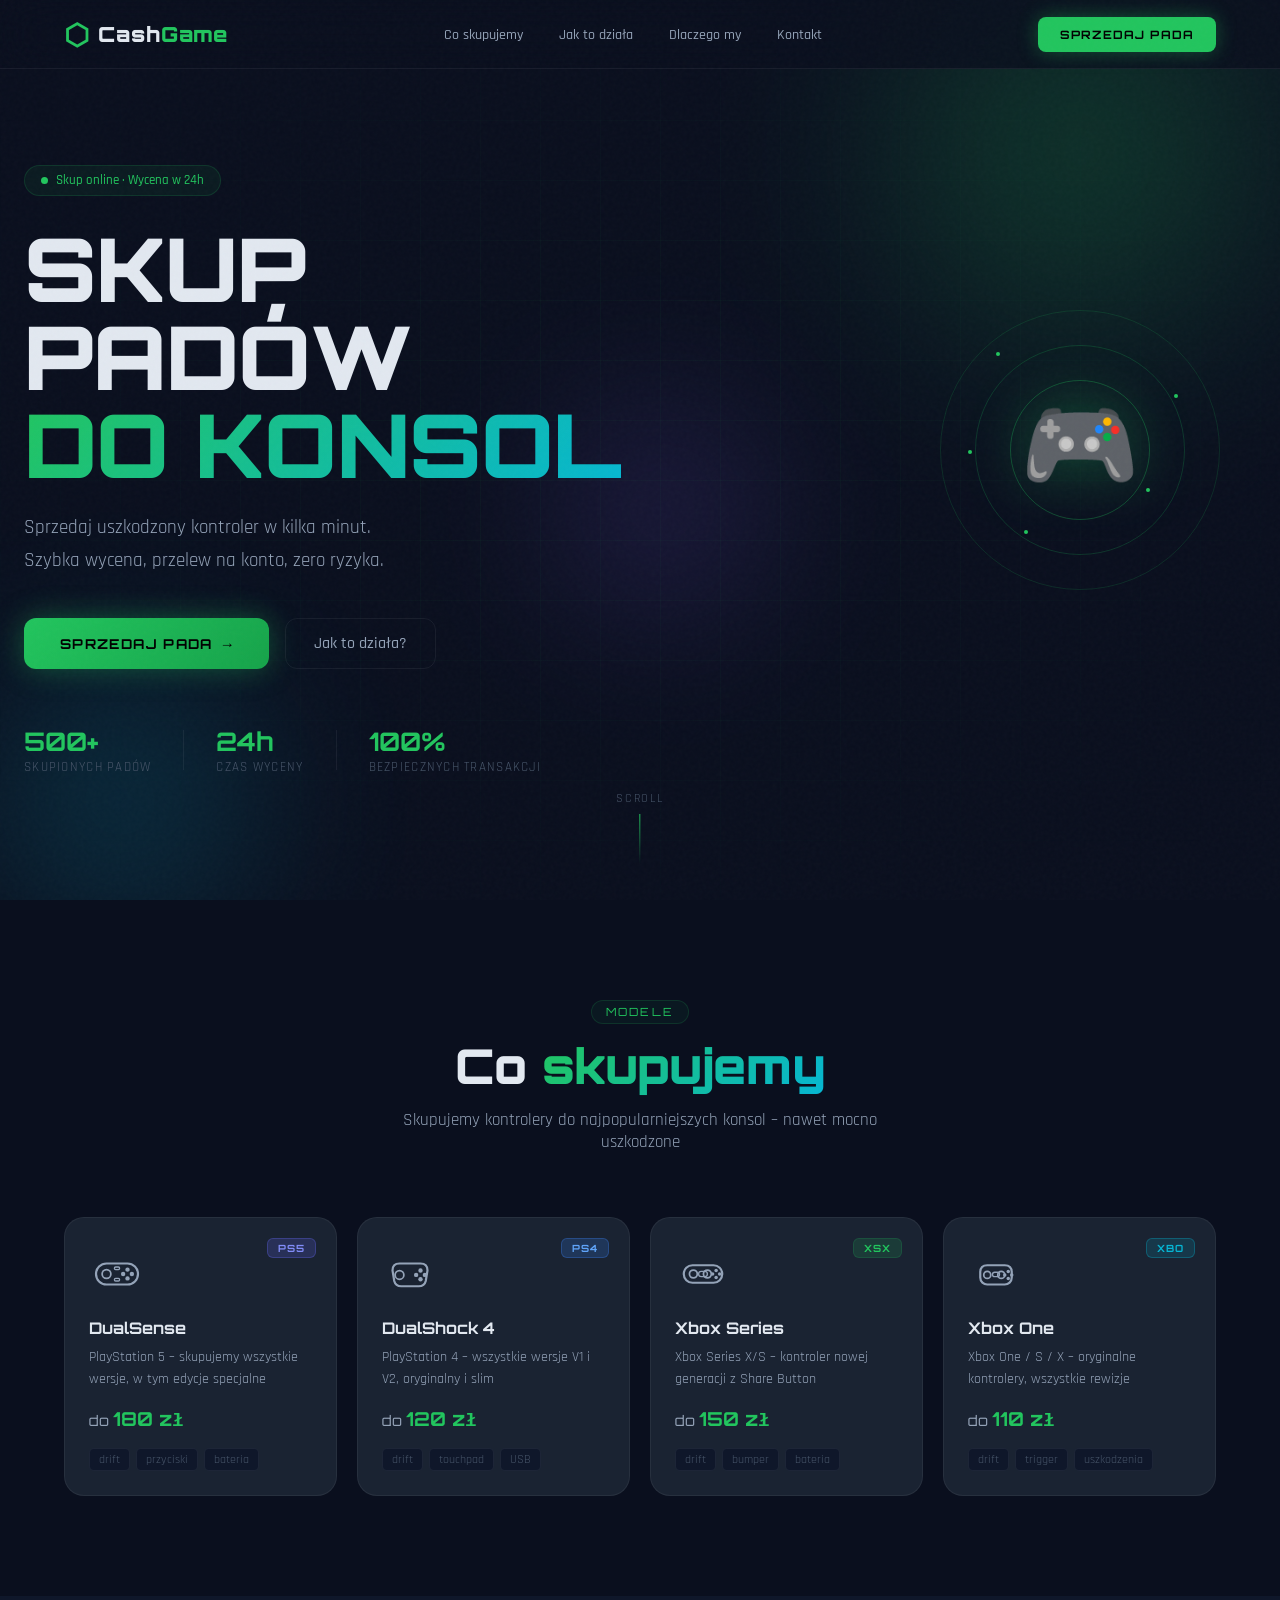
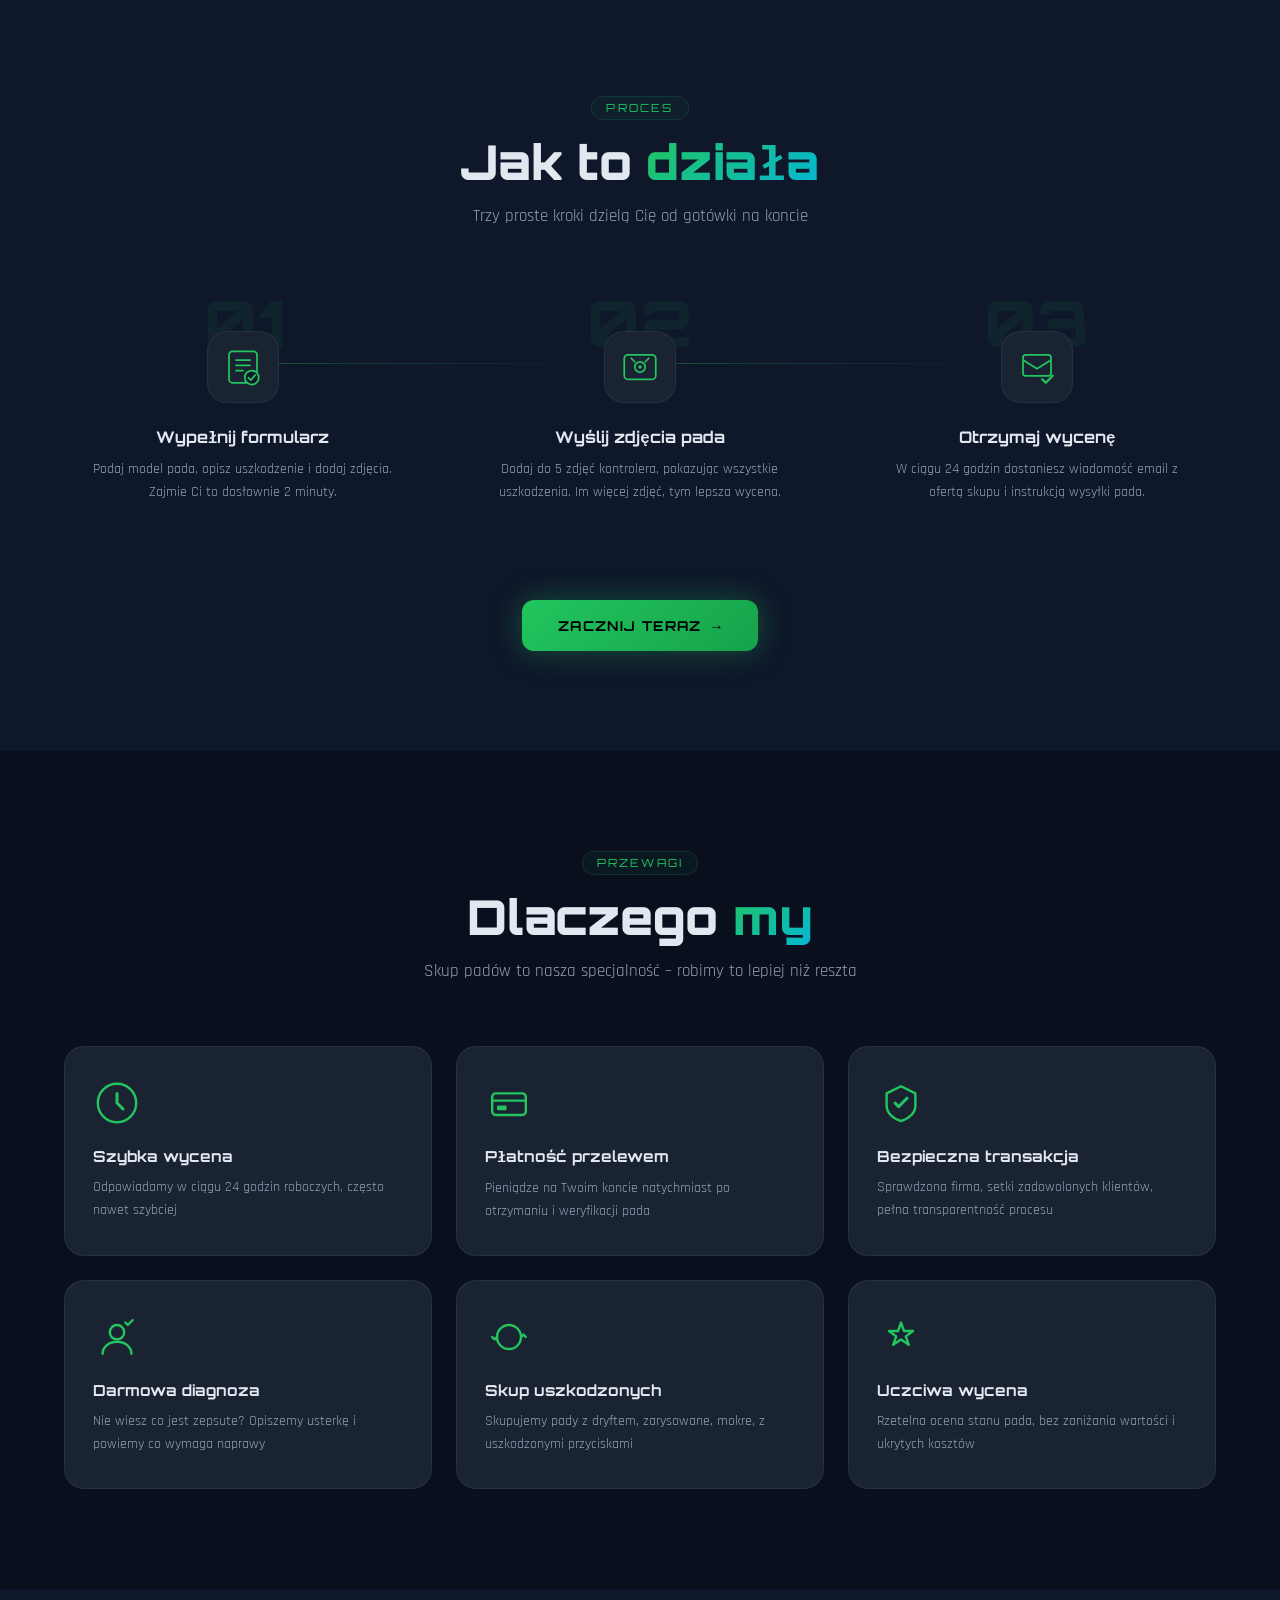
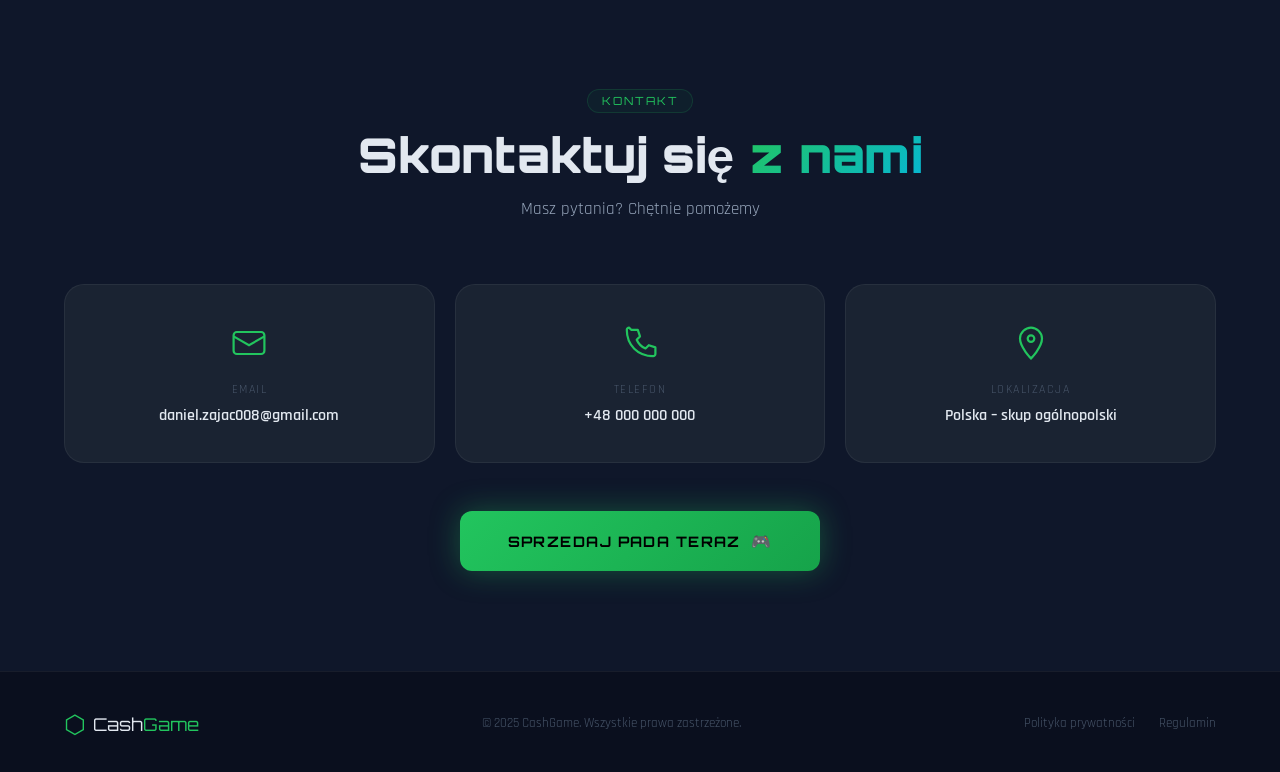
<file: index.html>
<!DOCTYPE html>
<html lang="pl">
<head>
  <meta charset="UTF-8" />
  <meta name="viewport" content="width=device-width, initial-scale=1.0" />
  <title>CashGame – Skup Padów do Konsol</title>
  <link rel="preconnect" href="https://fonts.googleapis.com" />
  <link rel="preconnect" href="https://fonts.gstatic.com" crossorigin />
  <link href="https://fonts.googleapis.com/css2?family=Orbitron:wght@400;700;900&family=Rajdhani:wght@300;400;500;600;700&display=swap" rel="stylesheet" />
  <link rel="stylesheet" href="style.css" />
</head>
<body>

  <!-- NOISE OVERLAY -->
  <div class="noise-overlay"></div>

  <!-- NAV -->
  <nav class="nav" id="nav">
    <div class="nav-inner">
      <a href="#" class="nav-logo">
        <span class="logo-icon">⬡</span>
        <span>Cash<em>Game</em></span>
      </a>
      <ul class="nav-links">
        <li><a href="#skupujemy">Co skupujemy</a></li>
        <li><a href="#jak">Jak to działa</a></li>
        <li><a href="#dlaczego">Dlaczego my</a></li>
        <li><a href="#kontakt">Kontakt</a></li>
      </ul>
      <a href="formularz.html" class="nav-cta">Sprzedaj pada</a>
      <button class="nav-burger" id="navBurger" aria-label="Menu">
        <span></span><span></span><span></span>
      </button>
    </div>
    <div class="nav-mobile" id="navMobile">
      <a href="#skupujemy">Co skupujemy</a>
      <a href="#jak">Jak to działa</a>
      <a href="#dlaczego">Dlaczego my</a>
      <a href="#kontakt">Kontakt</a>
      <a href="formularz.html" class="mobile-cta">Sprzedaj pada →</a>
    </div>
  </nav>

  <!-- HERO -->
  <section class="hero" id="hero">
    <div class="hero-grid-bg"></div>
    <div class="hero-orbs">
      <div class="orb orb1"></div>
      <div class="orb orb2"></div>
      <div class="orb orb3"></div>
    </div>
    <div class="hero-content">
      <div class="hero-badge reveal">
        <span class="badge-dot"></span>
        Skup online · Wycena w 24h
      </div>
      <h1 class="hero-title reveal reveal-delay-1">
        SKUP PADÓW<br />
        <span class="gradient-text">DO KONSOL</span>
      </h1>
      <p class="hero-sub reveal reveal-delay-2">
        Sprzedaj uszkodzony kontroler w kilka minut.<br />
        Szybka wycena, przelew na konto, zero ryzyka.
      </p>
      <div class="hero-actions reveal reveal-delay-3">
        <a href="formularz.html" class="btn-primary">
          <span class="btn-text">SPRZEDAJ PADA</span>
          <span class="btn-icon">→</span>
          <span class="btn-glow"></span>
        </a>
        <a href="#jak" class="btn-ghost">Jak to działa?</a>
      </div>
      <div class="hero-stats reveal reveal-delay-4">
        <div class="stat">
          <strong>500+</strong>
          <span>Skupionych padów</span>
        </div>
        <div class="stat-divider"></div>
        <div class="stat">
          <strong>24h</strong>
          <span>Czas wyceny</span>
        </div>
        <div class="stat-divider"></div>
        <div class="stat">
          <strong>100%</strong>
          <span>Bezpiecznych transakcji</span>
        </div>
      </div>
    </div>
    <div class="hero-visual">
      <div class="controller-mockup reveal reveal-delay-2">
        <div class="controller-ring ring1"></div>
        <div class="controller-ring ring2"></div>
        <div class="controller-ring ring3"></div>
        <div class="controller-icon">🎮</div>
        <div class="controller-sparks">
          <span></span><span></span><span></span><span></span><span></span>
        </div>
      </div>
    </div>
    <div class="scroll-hint">
      <span>Scroll</span>
      <div class="scroll-line"></div>
    </div>
  </section>

  <!-- CO SKUPUJEMY -->
  <section class="section" id="skupujemy">
    <div class="container">
      <div class="section-header reveal">
        <span class="section-tag">Modele</span>
        <h2>Co <span class="gradient-text">skupujemy</span></h2>
        <p>Skupujemy kontrolery do najpopularniejszych konsol – nawet mocno uszkodzone</p>
      </div>
      <div class="cards-grid">

        <div class="card reveal">
          <div class="card-glow"></div>
          <div class="card-icon">
            <svg viewBox="0 0 64 64" fill="none" xmlns="http://www.w3.org/2000/svg">
              <rect x="8" y="20" width="48" height="24" rx="12" stroke="currentColor" stroke-width="2.5"/>
              <circle cx="20" cy="32" r="5" stroke="currentColor" stroke-width="2"/>
              <circle cx="44" cy="27" r="2.5" fill="currentColor"/>
              <circle cx="49" cy="32" r="2.5" fill="currentColor"/>
              <circle cx="44" cy="37" r="2.5" fill="currentColor"/>
              <circle cx="39" cy="32" r="2.5" fill="currentColor"/>
              <rect x="29" y="24" width="6" height="3" rx="1.5" stroke="currentColor" stroke-width="1.5"/>
              <rect x="29" y="37" width="6" height="3" rx="1.5" stroke="currentColor" stroke-width="1.5"/>
            </svg>
          </div>
          <div class="card-badge ps5">PS5</div>
          <h3>DualSense</h3>
          <p>PlayStation 5 – skupujemy wszystkie wersje, w tym edycje specjalne</p>
          <div class="card-price">do <strong>180 zł</strong></div>
          <div class="card-footer">
            <span class="tag">drift</span>
            <span class="tag">przyciski</span>
            <span class="tag">bateria</span>
          </div>
        </div>

        <div class="card reveal reveal-delay-1">
          <div class="card-glow"></div>
          <div class="card-icon">
            <svg viewBox="0 0 64 64" fill="none" xmlns="http://www.w3.org/2000/svg">
              <path d="M12 28C12 22 16 20 20 20H44C48 20 52 22 52 28L50 40C49 44 46 46 42 46H22C18 46 15 44 14 40L12 28Z" stroke="currentColor" stroke-width="2.5"/>
              <circle cx="20" cy="33" r="5" stroke="currentColor" stroke-width="2"/>
              <circle cx="44" cy="28" r="2.5" fill="currentColor"/>
              <circle cx="49" cy="33" r="2.5" fill="currentColor"/>
              <circle cx="44" cy="38" r="2.5" fill="currentColor"/>
              <circle cx="39" cy="33" r="2.5" fill="currentColor"/>
            </svg>
          </div>
          <div class="card-badge ps4">PS4</div>
          <h3>DualShock 4</h3>
          <p>PlayStation 4 – wszystkie wersje V1 i V2, oryginalny i slim</p>
          <div class="card-price">do <strong>120 zł</strong></div>
          <div class="card-footer">
            <span class="tag">drift</span>
            <span class="tag">touchpad</span>
            <span class="tag">USB</span>
          </div>
        </div>

        <div class="card reveal reveal-delay-2">
          <div class="card-glow card-glow-green"></div>
          <div class="card-icon">
            <svg viewBox="0 0 64 64" fill="none" xmlns="http://www.w3.org/2000/svg">
              <rect x="10" y="22" width="44" height="20" rx="10" stroke="currentColor" stroke-width="2.5"/>
              <circle cx="21" cy="32" r="4.5" stroke="currentColor" stroke-width="2"/>
              <circle cx="37" cy="32" r="4.5" stroke="currentColor" stroke-width="2"/>
              <rect x="27" y="29" width="10" height="6" rx="3" stroke="currentColor" stroke-width="1.5"/>
              <circle cx="47" cy="28" r="2" fill="currentColor"/>
              <circle cx="51" cy="32" r="2" fill="currentColor"/>
              <circle cx="47" cy="36" r="2" fill="currentColor"/>
              <circle cx="43" cy="32" r="2" fill="currentColor"/>
            </svg>
          </div>
          <div class="card-badge xbox-s">XSX</div>
          <h3>Xbox Series</h3>
          <p>Xbox Series X/S – kontroler nowej generacji z Share Button</p>
          <div class="card-price">do <strong>150 zł</strong></div>
          <div class="card-footer">
            <span class="tag">drift</span>
            <span class="tag">bumper</span>
            <span class="tag">bateria</span>
          </div>
        </div>

        <div class="card reveal reveal-delay-3">
          <div class="card-glow card-glow-green"></div>
          <div class="card-icon">
            <svg viewBox="0 0 64 64" fill="none" xmlns="http://www.w3.org/2000/svg">
              <path d="M14 30C14 24 18 22 22 22H42C46 22 50 24 50 30V36C50 41 46 44 42 44H22C18 44 14 41 14 36V30Z" stroke="currentColor" stroke-width="2.5"/>
              <circle cx="22" cy="33" r="4" stroke="currentColor" stroke-width="2"/>
              <circle cx="38" cy="33" r="4" stroke="currentColor" stroke-width="2"/>
              <circle cx="46" cy="29" r="2" fill="currentColor"/>
              <circle cx="50" cy="33" r="2" fill="currentColor"/>
              <circle cx="46" cy="37" r="2" fill="currentColor"/>
              <circle cx="42" cy="33" r="2" fill="currentColor"/>
              <rect x="28" y="30" width="8" height="5" rx="2.5" stroke="currentColor" stroke-width="1.5"/>
            </svg>
          </div>
          <div class="card-badge xbox-o">XBO</div>
          <h3>Xbox One</h3>
          <p>Xbox One / S / X – oryginalne kontrolery, wszystkie rewizje</p>
          <div class="card-price">do <strong>110 zł</strong></div>
          <div class="card-footer">
            <span class="tag">drift</span>
            <span class="tag">trigger</span>
            <span class="tag">uszkodzenia</span>
          </div>
        </div>

      </div>
    </div>
  </section>

  <!-- JAK TO DZIAŁA -->
  <section class="section section-alt" id="jak">
    <div class="container">
      <div class="section-header reveal">
        <span class="section-tag">Proces</span>
        <h2>Jak to <span class="gradient-text">działa</span></h2>
        <p>Trzy proste kroki dzielą Cię od gotówki na koncie</p>
      </div>
      <div class="steps">
        <div class="step reveal">
          <div class="step-number">01</div>
          <div class="step-icon">
            <svg viewBox="0 0 48 48" fill="none" xmlns="http://www.w3.org/2000/svg">
              <rect x="8" y="6" width="32" height="36" rx="4" stroke="currentColor" stroke-width="2"/>
              <line x1="16" y1="16" x2="32" y2="16" stroke="currentColor" stroke-width="2" stroke-linecap="round"/>
              <line x1="16" y1="22" x2="32" y2="22" stroke="currentColor" stroke-width="2" stroke-linecap="round"/>
              <line x1="16" y1="28" x2="24" y2="28" stroke="currentColor" stroke-width="2" stroke-linecap="round"/>
              <circle cx="34" cy="36" r="8" fill="#0f172a" stroke="currentColor" stroke-width="2"/>
              <path d="M30 36L33 39L38 33" stroke="#22c55e" stroke-width="2" stroke-linecap="round" stroke-linejoin="round"/>
            </svg>
          </div>
          <h3>Wypełnij formularz</h3>
          <p>Podaj model pada, opisz uszkodzenie i dodaj zdjęcia. Zajmie Ci to dosłownie 2 minuty.</p>
          <div class="step-connector"></div>
        </div>
        <div class="step reveal reveal-delay-1">
          <div class="step-number">02</div>
          <div class="step-icon">
            <svg viewBox="0 0 48 48" fill="none" xmlns="http://www.w3.org/2000/svg">
              <rect x="6" y="10" width="36" height="28" rx="4" stroke="currentColor" stroke-width="2"/>
              <circle cx="24" cy="24" r="6" stroke="currentColor" stroke-width="2"/>
              <circle cx="24" cy="24" r="2" fill="currentColor"/>
              <path d="M14 14L18 18" stroke="currentColor" stroke-width="2" stroke-linecap="round"/>
              <path d="M34 14L30 18" stroke="currentColor" stroke-width="2" stroke-linecap="round"/>
            </svg>
          </div>
          <h3>Wyślij zdjęcia pada</h3>
          <p>Dodaj do 5 zdjęć kontrolera, pokazując wszystkie uszkodzenia. Im więcej zdjęć, tym lepsza wycena.</p>
          <div class="step-connector"></div>
        </div>
        <div class="step reveal reveal-delay-2">
          <div class="step-number">03</div>
          <div class="step-icon">
            <svg viewBox="0 0 48 48" fill="none" xmlns="http://www.w3.org/2000/svg">
              <rect x="8" y="10" width="32" height="24" rx="3" stroke="currentColor" stroke-width="2"/>
              <path d="M8 16L24 26L40 16" stroke="currentColor" stroke-width="2"/>
              <path d="M30 38L34 42L42 34" stroke="#22c55e" stroke-width="2.5" stroke-linecap="round" stroke-linejoin="round"/>
            </svg>
          </div>
          <h3>Otrzymaj wycenę</h3>
          <p>W ciągu 24 godzin dostaniesz wiadomość email z ofertą skupu i instrukcją wysyłki pada.</p>
        </div>
      </div>
      <div class="steps-cta reveal">
        <a href="formularz.html" class="btn-primary">
          <span class="btn-text">Zacznij teraz</span>
          <span class="btn-icon">→</span>
          <span class="btn-glow"></span>
        </a>
      </div>
    </div>
  </section>

  <!-- DLACZEGO MY -->
  <section class="section" id="dlaczego">
    <div class="container">
      <div class="section-header reveal">
        <span class="section-tag">Przewagi</span>
        <h2>Dlaczego <span class="gradient-text">my</span></h2>
        <p>Skup padów to nasza specjalność – robimy to lepiej niż reszta</p>
      </div>
      <div class="features-grid">
        <div class="feature reveal">
          <div class="feature-icon">
            <svg viewBox="0 0 40 40" fill="none" xmlns="http://www.w3.org/2000/svg">
              <circle cx="20" cy="20" r="16" stroke="currentColor" stroke-width="2"/>
              <path d="M20 12V20L25 25" stroke="currentColor" stroke-width="2.5" stroke-linecap="round"/>
            </svg>
          </div>
          <h4>Szybka wycena</h4>
          <p>Odpowiadamy w ciągu 24 godzin roboczych, często nawet szybciej</p>
        </div>
        <div class="feature reveal reveal-delay-1">
          <div class="feature-icon">
            <svg viewBox="0 0 40 40" fill="none" xmlns="http://www.w3.org/2000/svg">
              <rect x="6" y="12" width="28" height="18" rx="3" stroke="currentColor" stroke-width="2"/>
              <path d="M6 18H34" stroke="currentColor" stroke-width="2"/>
              <rect x="10" y="22" width="8" height="4" rx="1" fill="currentColor"/>
            </svg>
          </div>
          <h4>Płatność przelewem</h4>
          <p>Pieniądze na Twoim koncie natychmiast po otrzymaniu i weryfikacji pada</p>
        </div>
        <div class="feature reveal reveal-delay-2">
          <div class="feature-icon">
            <svg viewBox="0 0 40 40" fill="none" xmlns="http://www.w3.org/2000/svg">
              <path d="M20 6L8 12V22C8 28 13 33 20 35C27 33 32 28 32 22V12L20 6Z" stroke="currentColor" stroke-width="2" stroke-linejoin="round"/>
              <path d="M15 20L18 23L25 16" stroke="#22c55e" stroke-width="2.5" stroke-linecap="round" stroke-linejoin="round"/>
            </svg>
          </div>
          <h4>Bezpieczna transakcja</h4>
          <p>Sprawdzona firma, setki zadowolonych klientów, pełna transparentność procesu</p>
        </div>
        <div class="feature reveal reveal-delay-3">
          <div class="feature-icon">
            <svg viewBox="0 0 40 40" fill="none" xmlns="http://www.w3.org/2000/svg">
              <circle cx="20" cy="16" r="6" stroke="currentColor" stroke-width="2"/>
              <path d="M8 34C8 28 13.4 24 20 24C26.6 24 32 28 32 34" stroke="currentColor" stroke-width="2" stroke-linecap="round"/>
              <path d="M27 8L29 10L33 6" stroke="#22c55e" stroke-width="2" stroke-linecap="round" stroke-linejoin="round"/>
            </svg>
          </div>
          <h4>Darmowa diagnoza</h4>
          <p>Nie wiesz co jest zepsute? Opiszemy usterkę i powiemy co wymaga naprawy</p>
        </div>
        <div class="feature reveal reveal-delay-1">
          <div class="feature-icon">
            <svg viewBox="0 0 40 40" fill="none" xmlns="http://www.w3.org/2000/svg">
              <path d="M10 20C10 14.5 14.5 10 20 10C25.5 10 30 14.5 30 20" stroke="currentColor" stroke-width="2"/>
              <path d="M10 20L8 22L6 20" stroke="currentColor" stroke-width="2" stroke-linecap="round" stroke-linejoin="round"/>
              <path d="M30 20C30 25.5 25.5 30 20 30C14.5 30 10 25.5 10 20" stroke="#22c55e" stroke-width="2"/>
              <path d="M30 20L32 18L34 20" stroke="#22c55e" stroke-width="2" stroke-linecap="round" stroke-linejoin="round"/>
            </svg>
          </div>
          <h4>Skup uszkodzonych</h4>
          <p>Skupujemy pady z dryftem, zarysowane, mokre, z uszkodzonymi przyciskami</p>
        </div>
        <div class="feature reveal reveal-delay-2">
          <div class="feature-icon">
            <svg viewBox="0 0 40 40" fill="none" xmlns="http://www.w3.org/2000/svg">
              <path d="M20 8L22.5 15H30L24 19.5L26.5 26.5L20 22L13.5 26.5L16 19.5L10 15H17.5L20 8Z" stroke="currentColor" stroke-width="2" stroke-linejoin="round"/>
            </svg>
          </div>
          <h4>Uczciwa wycena</h4>
          <p>Rzetelna ocena stanu pada, bez zaniżania wartości i ukrytych kosztów</p>
        </div>
      </div>
    </div>
  </section>

  <!-- KONTAKT -->
  <section class="section section-alt" id="kontakt">
    <div class="container">
      <div class="section-header reveal">
        <span class="section-tag">Kontakt</span>
        <h2>Skontaktuj się <span class="gradient-text">z nami</span></h2>
        <p>Masz pytania? Chętnie pomożemy</p>
      </div>
      <div class="contact-grid">
        <div class="contact-card reveal">
          <div class="contact-icon">
            <svg viewBox="0 0 40 40" fill="none" xmlns="http://www.w3.org/2000/svg">
              <rect x="6" y="10" width="28" height="20" rx="3" stroke="currentColor" stroke-width="2"/>
              <path d="M6 14L20 22L34 14" stroke="currentColor" stroke-width="2"/>
            </svg>
          </div>
          <div class="contact-label">Email</div>
          <a href="mailto:daniel.zajac008@gmail.com" class="contact-value">daniel.zajac008@gmail.com</a>
        </div>
        <div class="contact-card reveal reveal-delay-1">
          <div class="contact-icon">
            <svg viewBox="0 0 40 40" fill="none" xmlns="http://www.w3.org/2000/svg">
              <path d="M12 8H18L20 14L17 17C18.5 20.5 21.5 23.5 25 25L28 22L34 24V30C34 31 33 32 32 32C18 32 8 22 8 8C8 7 9 6 10 6L12 8Z" stroke="currentColor" stroke-width="2" stroke-linejoin="round"/>
            </svg>
          </div>
          <div class="contact-label">Telefon</div>
          <a href="tel:+48000000000" class="contact-value">+48 000 000 000</a>
        </div>
        <div class="contact-card reveal reveal-delay-2">
          <div class="contact-icon">
            <svg viewBox="0 0 40 40" fill="none" xmlns="http://www.w3.org/2000/svg">
              <path d="M20 6C15 6 10 10.5 10 16C10 24 20 34 20 34C20 34 30 24 30 16C30 10.5 25 6 20 6Z" stroke="currentColor" stroke-width="2"/>
              <circle cx="20" cy="16" r="3" stroke="currentColor" stroke-width="2"/>
            </svg>
          </div>
          <div class="contact-label">Lokalizacja</div>
          <span class="contact-value">Polska – skup ogólnopolski</span>
        </div>
      </div>
      <div class="contact-cta reveal">
        <a href="formularz.html" class="btn-primary btn-large">
          <span class="btn-text">Sprzedaj pada teraz</span>
          <span class="btn-icon">🎮</span>
          <span class="btn-glow"></span>
        </a>
      </div>
    </div>
  </section>

  <!-- FOOTER -->
  <footer class="footer">
    <div class="container">
      <div class="footer-inner">
        <div class="footer-brand">
          <span class="logo-icon">⬡</span>
          <span>Cash<em>Game</em></span>
        </div>
        <p class="footer-copy">© 2025 CashGame. Wszystkie prawa zastrzeżone.</p>
        <div class="footer-links">
          <a href="#">Polityka prywatności</a>
          <a href="#">Regulamin</a>
        </div>
      </div>
    </div>
  </footer>

  <script src="script.js"></script>
</body>
</html>
</file>
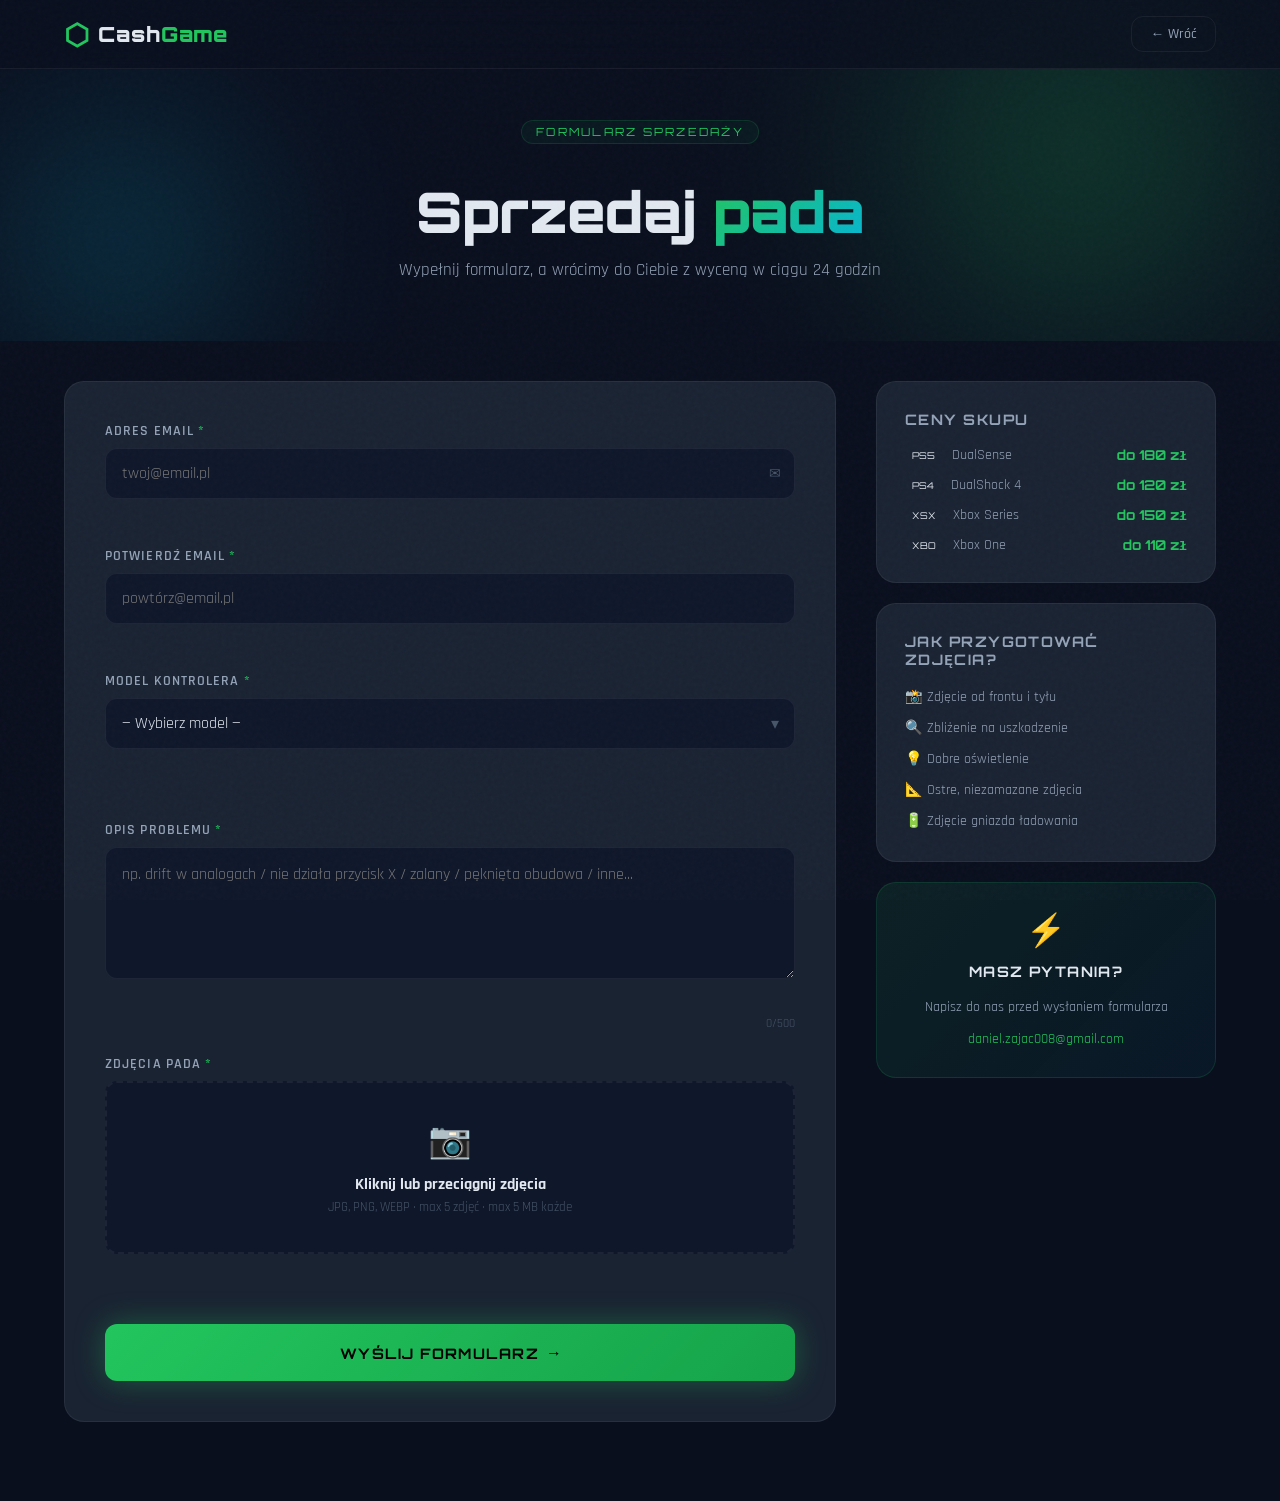
<file: formularz.html>
<!DOCTYPE html>
<html lang="pl">
<head>
  <meta charset="UTF-8" />
  <meta name="viewport" content="width=device-width, initial-scale=1.0" />
  <title>Formularz sprzedaży – CashGame</title>
  <link rel="preconnect" href="https://fonts.googleapis.com" />
  <link rel="preconnect" href="https://fonts.gstatic.com" crossorigin />
  <link href="https://fonts.googleapis.com/css2?family=Orbitron:wght@400;700;900&family=Rajdhani:wght@300;400;500;600;700&display=swap" rel="stylesheet" />
  <link rel="stylesheet" href="style.css" />
</head>
<body class="form-page">

  <div class="noise-overlay"></div>

  <!-- NAV -->
  <nav class="nav" id="nav">
    <div class="nav-inner">
      <a href="index.html" class="nav-logo">
        <span class="logo-icon">⬡</span>
        <span>Cash<em>Game</em></span>
      </a>
      <a href="index.html" class="btn-ghost nav-back">← Wróć</a>
    </div>
  </nav>

  <!-- FORM HERO -->
  <section class="form-hero">
    <div class="hero-orbs">
      <div class="orb orb1"></div>
      <div class="orb orb2"></div>
    </div>
    <div class="container">
      <div class="form-hero-text reveal">
        <span class="section-tag">Formularz sprzedaży</span>
        <h1>Sprzedaj <span class="gradient-text">pada</span></h1>
        <p>Wypełnij formularz, a wrócimy do Ciebie z wyceną w ciągu 24 godzin</p>
      </div>
    </div>
  </section>

  <!-- FORM SECTION -->
  <section class="form-section">
    <div class="container">
      <div class="form-layout">

        <!-- FORM -->
        <div class="form-wrapper reveal">
          <div id="formSuccess" class="form-success hidden">
            <div class="success-icon">✓</div>
            <h3>Formularz wysłany!</h3>
            <p>Skontaktujemy się z Tobą w ciągu 24 godzin.</p>
            <a href="index.html" class="btn-primary">
              <span class="btn-text">Wróć na stronę</span>
              <span class="btn-glow"></span>
            </a>
          </div>

          <form id="sellForm" action="php/send.php" method="POST" enctype="multipart/form-data" novalidate>

            <!-- EMAIL -->
            <div class="field-group">
              <label for="email">Adres email <span class="required">*</span></label>
              <div class="input-wrapper">
                <input type="email" id="email" name="email" placeholder="twoj@email.pl" autocomplete="email" />
                <span class="input-icon">✉</span>
              </div>
              <span class="field-error" id="emailError"></span>
            </div>

            <!-- CONFIRM EMAIL -->
            <div class="field-group">
              <label for="confirm_email">Potwierdź email <span class="required">*</span></label>
              <div class="input-wrapper">
                <input type="email" id="confirm_email" name="confirm_email" placeholder="powtórz@email.pl" autocomplete="off" />
                <span class="input-icon" id="emailMatchIcon"></span>
              </div>
              <span class="field-error" id="confirmEmailError"></span>
            </div>

            <!-- CONTROLLER SELECT -->
            <div class="field-group">
              <label for="controller">Model kontrolera <span class="required">*</span></label>
              <div class="select-wrapper">
                <select id="controller" name="controller">
                  <option value="">— Wybierz model —</option>
                  <option value="DualSense PS5">DualSense (PS5)</option>
                  <option value="DualShock 4 PS4">DualShock 4 (PS4)</option>
                  <option value="Xbox Series">Xbox Series X/S</option>
                  <option value="Xbox One">Xbox One</option>
                </select>
                <span class="select-arrow">▾</span>
              </div>
              <span class="field-error" id="controllerError"></span>
            </div>

            <!-- PRICE ESTIMATE -->
            <div class="price-calculator" id="priceCalc">
              <div class="price-calc-inner">
                <div class="price-label">Szacowana maksymalna wycena:</div>
                <div class="price-value" id="priceValue">—</div>
                <div class="price-sub">Ostateczna cena zależy od stanu pada</div>
                <div class="price-bar"><div class="price-bar-fill" id="priceBarFill"></div></div>
              </div>
            </div>

            <!-- DESCRIPTION -->
            <div class="field-group">
              <label for="description">Opis problemu <span class="required">*</span></label>
              <textarea id="description" name="description" rows="4" placeholder="np. drift w analogach / nie działa przycisk X / zalany / pęknięta obudowa / inne..."></textarea>
              <span class="field-error" id="descriptionError"></span>
              <span class="char-count"><span id="charCount">0</span>/500</span>
            </div>

            <!-- PHOTO UPLOAD -->
            <div class="field-group">
              <label>Zdjęcia pada <span class="required">*</span></label>
              <div class="upload-area" id="uploadArea">
                <input type="file" id="photos" name="photos[]" multiple accept=".jpg,.jpeg,.png,.webp" />
                <div class="upload-content">
                  <div class="upload-icon">📷</div>
                  <div class="upload-text">
                    <strong>Kliknij lub przeciągnij zdjęcia</strong>
                    <span>JPG, PNG, WEBP · max 5 zdjęć · max 5 MB każde</span>
                  </div>
                </div>
              </div>
              <span class="field-error" id="photosError"></span>
              <div class="photo-previews" id="photoPreviews"></div>
            </div>

            <!-- SUBMIT -->
            <button type="submit" class="btn-primary btn-submit" id="submitBtn">
              <span class="btn-text">WYŚLIJ FORMULARZ</span>
              <span class="btn-icon">→</span>
              <span class="btn-glow"></span>
              <span class="btn-loader hidden" id="btnLoader">
                <span class="loader-dot"></span>
                <span class="loader-dot"></span>
                <span class="loader-dot"></span>
              </span>
            </button>

          </form>
        </div>

        <!-- SIDEBAR -->
        <div class="form-sidebar">
          <div class="sidebar-card reveal reveal-delay-1">
            <h4>Ceny skupu</h4>
            <div class="price-list">
              <div class="price-row">
                <span class="price-badge ps5">PS5</span>
                <span>DualSense</span>
                <strong>do 180 zł</strong>
              </div>
              <div class="price-row">
                <span class="price-badge ps4">PS4</span>
                <span>DualShock 4</span>
                <strong>do 120 zł</strong>
              </div>
              <div class="price-row">
                <span class="price-badge xbox-s">XSX</span>
                <span>Xbox Series</span>
                <strong>do 150 zł</strong>
              </div>
              <div class="price-row">
                <span class="price-badge xbox-o">XBO</span>
                <span>Xbox One</span>
                <strong>do 110 zł</strong>
              </div>
            </div>
          </div>
          <div class="sidebar-card reveal reveal-delay-2">
            <h4>Jak przygotować zdjęcia?</h4>
            <ul class="tips-list">
              <li>📸 Zdjęcie od frontu i tyłu</li>
              <li>🔍 Zbliżenie na uszkodzenie</li>
              <li>💡 Dobre oświetlenie</li>
              <li>📐 Ostre, niezamazane zdjęcia</li>
              <li>🔋 Zdjęcie gniazda ładowania</li>
            </ul>
          </div>
          <div class="sidebar-card sidebar-cta reveal reveal-delay-3">
            <div class="sidebar-cta-icon">⚡</div>
            <h4>Masz pytania?</h4>
            <p>Napisz do nas przed wysłaniem formularza</p>
            <a href="mailto:daniel.zajac008@gmail.com">daniel.zajac008@gmail.com</a>
          </div>
        </div>

      </div>
    </div>
  </section>

  <script src="script.js"></script>
</body>
</html>
</file>
<file: style.css>
/* ===================================================
   CASHGAME – style.css
   Dark gaming / tech aesthetic
   =================================================== */

/* ── VARIABLES ───────────────────────────────────── */
:root {
  --bg:        #0a0f1e;
  --bg2:       #0f172a;
  --bg3:       #111827;
  --surface:   #1a2332;
  --surface2:  #1e2d42;
  --border:    rgba(34,197,94,.15);
  --border2:   rgba(255,255,255,.06);

  --green:     #22c55e;
  --green-dim: #16a34a;
  --green-glow:rgba(34,197,94,.35);
  --cyan:      #06b6d4;
  --blue:      #3b82f6;
  --purple:    #8b5cf6;

  --text:      #e2e8f0;
  --text-dim:  #94a3b8;
  --text-muted:#475569;

  --font-head: 'Orbitron', monospace;
  --font-body: 'Rajdhani', sans-serif;

  --r:         12px;
  --r-lg:      20px;
  --transition: .3s cubic-bezier(.4,0,.2,1);
}

/* ── RESET ───────────────────────────────────────── */
*, *::before, *::after { box-sizing: border-box; margin: 0; padding: 0; }
html { scroll-behavior: smooth; font-size: 16px; }
body {
  font-family: var(--font-body);
  background: var(--bg);
  color: var(--text);
  overflow-x: hidden;
  min-height: 100vh;
}
a { text-decoration: none; color: inherit; }
img { max-width: 100%; display: block; }
input, textarea, select, button { font-family: var(--font-body); }

/* ── NOISE OVERLAY ───────────────────────────────── */
.noise-overlay {
  pointer-events: none;
  position: fixed; inset: 0; z-index: 9999;
  opacity: .025;
  background-image: url("data:image/svg+xml,%3Csvg viewBox='0 0 256 256' xmlns='http://www.w3.org/2000/svg'%3E%3Cfilter id='noise'%3E%3CfeTurbulence type='fractalNoise' baseFrequency='.9' numOctaves='4' stitchTiles='stitch'/%3E%3C/filter%3E%3Crect width='100%25' height='100%25' filter='url(%23noise)'/%3E%3C/svg%3E");
}

/* ── SCROLLBAR ───────────────────────────────────── */
::-webkit-scrollbar { width: 6px; }
::-webkit-scrollbar-track { background: var(--bg); }
::-webkit-scrollbar-thumb { background: var(--green-dim); border-radius: 3px; }

/* ── CONTAINER ───────────────────────────────────── */
.container {
  width: 100%; max-width: 1200px;
  margin: 0 auto; padding: 0 24px;
}

/* ── TYPOGRAPHY ──────────────────────────────────── */
.gradient-text {
  background: linear-gradient(135deg, var(--green) 0%, var(--cyan) 100%);
  -webkit-background-clip: text; background-clip: text;
  -webkit-text-fill-color: transparent;
}
.section-tag {
  display: inline-block;
  font-family: var(--font-head);
  font-size: .7rem; letter-spacing: .2em; text-transform: uppercase;
  color: var(--green); border: 1px solid var(--border);
  padding: 4px 14px; border-radius: 100px;
  margin-bottom: 16px;
  background: rgba(34,197,94,.05);
}

/* ── ANIMATIONS ──────────────────────────────────── */
@keyframes fadeUp  { from { opacity:0; transform:translateY(40px); } to { opacity:1; transform:translateY(0); } }
@keyframes fadeIn  { from { opacity:0; } to { opacity:1; } }
@keyframes pulse   { 0%,100% { opacity:1; } 50% { opacity:.4; } }
@keyframes spin    { to { transform: rotate(360deg); } }
@keyframes glow    { 0%,100% { box-shadow: 0 0 20px var(--green-glow); } 50% { box-shadow: 0 0 60px var(--green-glow), 0 0 100px rgba(34,197,94,.15); } }
@keyframes float   { 0%,100% { transform: translateY(0); } 50% { transform: translateY(-16px); } }
@keyframes ringExpand { from { transform:scale(.8); opacity:.8; } to { transform:scale(1.5); opacity:0; } }
@keyframes shimmer { 0% { background-position: -200% 0; } 100% { background-position: 200% 0; } }
@keyframes scanline { from { transform: translateY(-100%); } to { transform: translateY(100vh); } }
@keyframes dotPulse { 0%,100% { transform:scale(1); opacity:1; } 50% { transform:scale(.4); opacity:.4; } }

.reveal {
  opacity: 0; transform: translateY(40px);
  transition: opacity .7s ease, transform .7s ease;
}
.reveal.visible {
  opacity: 1; transform: translateY(0);
}
.reveal-delay-1 { transition-delay: .15s; }
.reveal-delay-2 { transition-delay: .3s; }
.reveal-delay-3 { transition-delay: .45s; }
.reveal-delay-4 { transition-delay: .6s; }

/* ── BUTTONS ─────────────────────────────────────── */
.btn-primary {
  position: relative; overflow: hidden;
  display: inline-flex; align-items: center; gap: 10px;
  background: linear-gradient(135deg, var(--green) 0%, var(--green-dim) 100%);
  color: #000; font-family: var(--font-head); font-weight: 700;
  font-size: .85rem; letter-spacing: .1em; text-transform: uppercase;
  padding: 16px 36px; border-radius: var(--r);
  border: none; cursor: pointer;
  transition: transform var(--transition), box-shadow var(--transition);
  box-shadow: 0 0 30px var(--green-glow);
  animation: glow 3s ease-in-out infinite;
}
.btn-primary:hover {
  transform: translateY(-3px) scale(1.04);
  box-shadow: 0 8px 40px rgba(34,197,94,.6);
}
.btn-primary:active { transform: scale(.98); }
.btn-icon { font-size: 1.1em; transition: transform var(--transition); }
.btn-primary:hover .btn-icon { transform: translateX(5px); }
.btn-glow {
  position: absolute; inset: 0; background: linear-gradient(90deg, transparent, rgba(255,255,255,.2), transparent);
  transform: translateX(-100%); transition: transform .5s ease;
}
.btn-primary:hover .btn-glow { transform: translateX(100%); }

.btn-ghost {
  display: inline-flex; align-items: center; gap: 8px;
  color: var(--text-dim); font-family: var(--font-body); font-weight: 500;
  font-size: 1rem; padding: 14px 28px; border-radius: var(--r);
  border: 1px solid var(--border2);
  transition: color var(--transition), border-color var(--transition), background var(--transition);
  background: transparent;
}
.btn-ghost:hover {
  color: var(--green); border-color: var(--border);
  background: rgba(34,197,94,.05);
}

/* ── NAV ─────────────────────────────────────────── */
.nav {
  position: fixed; top: 0; left: 0; right: 0; z-index: 1000;
  background: rgba(10,15,30,.8);
  backdrop-filter: blur(24px);
  border-bottom: 1px solid var(--border2);
  transition: background var(--transition);
}
.nav.scrolled { background: rgba(10,15,30,.95); }
.nav-inner {
  display: flex; align-items: center; justify-content: space-between;
  padding: 0 24px; height: 68px; max-width: 1200px; margin: 0 auto;
}
.nav-logo {
  font-family: var(--font-head); font-size: 1.3rem; font-weight: 900;
  display: flex; align-items: center; gap: 8px;
  color: var(--text); letter-spacing: .05em;
}
.nav-logo em { color: var(--green); font-style: normal; }
.logo-icon { font-size: 1.4em; color: var(--green); }
.nav-links {
  display: flex; list-style: none; gap: 8px;
}
.nav-links a {
  font-size: .9rem; font-weight: 500; color: var(--text-dim);
  padding: 8px 14px; border-radius: 8px;
  transition: color var(--transition), background var(--transition);
}
.nav-links a:hover { color: var(--green); background: rgba(34,197,94,.07); }
.nav-cta {
  font-family: var(--font-head); font-size: .72rem; font-weight: 700;
  letter-spacing: .1em; text-transform: uppercase;
  background: var(--green); color: #000;
  padding: 10px 22px; border-radius: 8px;
  transition: transform var(--transition), box-shadow var(--transition);
  box-shadow: 0 0 20px var(--green-glow);
}
.nav-cta:hover { transform: translateY(-2px); box-shadow: 0 4px 30px rgba(34,197,94,.5); }
.nav-burger { display: none; flex-direction: column; gap: 5px; background: none; border: none; cursor: pointer; padding: 4px; }
.nav-burger span { display: block; width: 24px; height: 2px; background: var(--text-dim); border-radius: 2px; transition: all var(--transition); }
.nav-mobile {
  display: none; flex-direction: column; padding: 16px 24px 20px;
  border-top: 1px solid var(--border2);
}
.nav-mobile a {
  font-size: 1rem; font-weight: 500; color: var(--text-dim);
  padding: 12px 0; border-bottom: 1px solid var(--border2);
  transition: color var(--transition);
}
.nav-mobile a:hover { color: var(--green); }
.nav-mobile .mobile-cta { color: var(--green); font-weight: 700; border: none; }
.nav-mobile.open { display: flex; }

/* ── HERO ─────────────────────────────────────────── */
.hero {
  position: relative; min-height: 100vh;
  display: flex; align-items: center;
  padding: 100px 24px 60px;
  overflow: hidden;
}
.hero-grid-bg {
  position: absolute; inset: 0; z-index: 0;
  background-image:
    linear-gradient(rgba(34,197,94,.04) 1px, transparent 1px),
    linear-gradient(90deg, rgba(34,197,94,.04) 1px, transparent 1px);
  background-size: 60px 60px;
  mask-image: radial-gradient(ellipse 80% 80% at 50% 50%, black 20%, transparent 80%);
}
.hero-orbs { position: absolute; inset: 0; overflow: hidden; z-index: 0; }
.orb {
  position: absolute; border-radius: 50%;
  filter: blur(80px); opacity: .25;
}
.orb1 {
  width: 600px; height: 600px;
  background: radial-gradient(circle, var(--green) 0%, transparent 70%);
  top: -150px; right: -100px;
  animation: float 8s ease-in-out infinite;
}
.orb2 {
  width: 400px; height: 400px;
  background: radial-gradient(circle, var(--cyan) 0%, transparent 70%);
  bottom: -100px; left: -80px;
  animation: float 10s ease-in-out infinite reverse;
}
.orb3 {
  width: 300px; height: 300px;
  background: radial-gradient(circle, var(--purple) 0%, transparent 70%);
  top: 40%; left: 40%;
  animation: float 12s ease-in-out infinite;
}
.hero .container { position: relative; z-index: 1; width: 100%; max-width: 1200px; margin: 0 auto; }
.hero-content { max-width: 680px; }
.hero-badge {
  display: inline-flex; align-items: center; gap: 8px;
  font-size: .82rem; font-weight: 500; color: var(--green);
  border: 1px solid var(--border); background: rgba(34,197,94,.07);
  padding: 6px 16px; border-radius: 100px; margin-bottom: 28px;
}
.badge-dot {
  width: 7px; height: 7px; border-radius: 50%; background: var(--green);
  animation: pulse 2s ease-in-out infinite;
}
.hero-title {
  font-family: var(--font-head); font-size: clamp(2.5rem, 7vw, 5.5rem);
  font-weight: 900; line-height: 1; letter-spacing: -.01em;
  margin-bottom: 24px;
  animation: fadeUp .8s ease both;
}
.hero-sub {
  font-size: clamp(1rem, 2vw, 1.2rem); color: var(--text-dim); line-height: 1.7;
  margin-bottom: 40px;
}
.hero-actions { display: flex; align-items: center; gap: 16px; flex-wrap: wrap; margin-bottom: 56px; }
.hero-stats {
  display: flex; align-items: center; gap: 32px; flex-wrap: wrap;
}
.stat { display: flex; flex-direction: column; gap: 2px; }
.stat strong { font-family: var(--font-head); font-size: 1.6rem; font-weight: 700; color: var(--green); }
.stat span { font-size: .8rem; color: var(--text-muted); text-transform: uppercase; letter-spacing: .1em; }
.stat-divider { width: 1px; height: 40px; background: var(--border2); }

.hero-visual {
  position: absolute; right: 60px; top: 50%; transform: translateY(-50%);
  z-index: 1;
}
.controller-mockup {
  position: relative; width: 280px; height: 280px;
  display: flex; align-items: center; justify-content: center;
}
.controller-ring {
  position: absolute; border-radius: 50%;
  border: 1px solid var(--green);
}
.ring1 { width: 100%; height: 100%; opacity: .15; animation: ringExpand 3s ease-out infinite; }
.ring2 { width: 75%; height: 75%; opacity: .2; animation: ringExpand 3s ease-out infinite .8s; }
.ring3 { width: 50%; height: 50%; opacity: .3; animation: ringExpand 3s ease-out infinite 1.6s; }
.controller-icon {
  font-size: 6rem; z-index: 1; filter: drop-shadow(0 0 30px var(--green-glow));
  animation: float 4s ease-in-out infinite;
}
.controller-sparks { position: absolute; inset: 0; }
.controller-sparks span {
  position: absolute; width: 4px; height: 4px; border-radius: 50%; background: var(--green);
  animation: pulse 2s ease-in-out infinite;
}
.controller-sparks span:nth-child(1) { top: 15%; left: 20%; animation-delay: 0s; }
.controller-sparks span:nth-child(2) { top: 30%; right: 15%; animation-delay: .4s; }
.controller-sparks span:nth-child(3) { bottom: 20%; left: 30%; animation-delay: .8s; }
.controller-sparks span:nth-child(4) { bottom: 35%; right: 25%; animation-delay: 1.2s; }
.controller-sparks span:nth-child(5) { top: 50%; left: 10%; animation-delay: 1.6s; }

.scroll-hint {
  position: absolute; bottom: 36px; left: 50%; transform: translateX(-50%);
  display: flex; flex-direction: column; align-items: center; gap: 8px;
  font-size: .72rem; letter-spacing: .15em; text-transform: uppercase; color: var(--text-muted);
}
.scroll-line {
  width: 1px; height: 50px;
  background: linear-gradient(to bottom, var(--green), transparent);
  animation: pulse 2s ease-in-out infinite;
}

/* ── SECTIONS ────────────────────────────────────── */
.section { padding: 100px 0; }
.section-alt { background: var(--bg2); }
.section-header { text-align: center; margin-bottom: 64px; }
.section-header h2 { font-family: var(--font-head); font-size: clamp(1.8rem, 4vw, 3rem); font-weight: 900; line-height: 1.1; margin-bottom: 16px; }
.section-header p { font-size: 1.05rem; color: var(--text-dim); max-width: 520px; margin: 0 auto; }

/* ── CARDS GRID ──────────────────────────────────── */
.cards-grid {
  display: grid; grid-template-columns: repeat(4, 1fr); gap: 20px;
}
.card {
  position: relative; overflow: hidden;
  background: var(--surface); border: 1px solid var(--border2);
  border-radius: var(--r-lg); padding: 28px 24px 24px;
  transition: transform var(--transition), border-color var(--transition), box-shadow var(--transition);
}
.card:hover {
  transform: translateY(-8px);
  border-color: var(--border);
  box-shadow: 0 20px 60px rgba(0,0,0,.4), 0 0 30px rgba(34,197,94,.1);
}
.card-glow {
  position: absolute; top: 0; left: 0; right: 0; height: 2px;
  background: linear-gradient(90deg, transparent, var(--cyan), transparent);
  opacity: 0; transition: opacity var(--transition);
}
.card-glow-green { background: linear-gradient(90deg, transparent, var(--green), transparent); }
.card:hover .card-glow { opacity: 1; }
.card-icon {
  width: 56px; height: 56px; color: var(--text-dim);
  margin-bottom: 16px; transition: color var(--transition);
}
.card:hover .card-icon { color: var(--green); }
.card-icon svg { width: 100%; height: 100%; }
.card-badge {
  position: absolute; top: 20px; right: 20px;
  font-family: var(--font-head); font-size: .62rem; font-weight: 700;
  letter-spacing: .1em; padding: 3px 10px; border-radius: 6px;
}
.card-badge.ps5  { background: rgba(99,102,241,.2); color: #818cf8; border: 1px solid rgba(99,102,241,.3); }
.card-badge.ps4  { background: rgba(59,130,246,.2); color: #60a5fa; border: 1px solid rgba(59,130,246,.3); }
.card-badge.xbox-s { background: rgba(34,197,94,.15); color: var(--green); border: 1px solid var(--border); }
.card-badge.xbox-o { background: rgba(6,182,212,.15); color: var(--cyan); border: 1px solid rgba(6,182,212,.3); }
.card h3 { font-family: var(--font-head); font-size: 1rem; font-weight: 700; margin-bottom: 8px; }
.card p { font-size: .88rem; color: var(--text-dim); line-height: 1.6; margin-bottom: 16px; }
.card-price { font-family: var(--font-head); font-size: .9rem; color: var(--text-dim); margin-bottom: 16px; }
.card-price strong { color: var(--green); font-size: 1.2rem; }
.card-footer { display: flex; flex-wrap: wrap; gap: 6px; }
.tag { font-size: .72rem; color: var(--text-muted); background: var(--bg2); padding: 3px 9px; border-radius: 5px; border: 1px solid var(--border2); }

/* ── STEPS ───────────────────────────────────────── */
.steps { display: grid; grid-template-columns: repeat(3, 1fr); gap: 40px; margin-bottom: 56px; }
.step { position: relative; text-align: center; padding: 40px 24px; }
.step-number {
  font-family: var(--font-head); font-size: 4rem; font-weight: 900;
  color: rgba(34,197,94,.08); position: absolute; top: 0; left: 50%; transform: translateX(-50%);
  line-height: 1; pointer-events: none; user-select: none;
}
.step-icon {
  width: 72px; height: 72px; margin: 0 auto 24px;
  background: var(--surface); border: 1px solid var(--border2);
  border-radius: var(--r-lg); display: flex; align-items: center; justify-content: center;
  color: var(--green); padding: 14px;
  transition: background var(--transition), box-shadow var(--transition);
  position: relative; z-index: 1;
}
.step:hover .step-icon { background: rgba(34,197,94,.1); box-shadow: 0 0 30px var(--green-glow); }
.step-icon svg { width: 100%; height: 100%; }
.step h3 { font-family: var(--font-head); font-size: 1rem; font-weight: 700; margin-bottom: 10px; }
.step p { font-size: .9rem; color: var(--text-dim); line-height: 1.6; }
.step-connector {
  position: absolute; top: 72px; left: calc(50% + 36px); right: -50%;
  height: 1px;
  background: linear-gradient(90deg, var(--green), transparent);
  opacity: .3;
}
.steps-cta { text-align: center; }

/* ── FEATURES ────────────────────────────────────── */
.features-grid { display: grid; grid-template-columns: repeat(3, 1fr); gap: 24px; }
.feature {
  background: var(--surface); border: 1px solid var(--border2);
  border-radius: var(--r-lg); padding: 32px 28px;
  transition: transform var(--transition), border-color var(--transition);
}
.feature:hover { transform: translateY(-4px); border-color: var(--border); }
.feature-icon {
  width: 48px; height: 48px; color: var(--green); margin-bottom: 20px;
}
.feature-icon svg { width: 100%; height: 100%; }
.feature h4 { font-family: var(--font-head); font-size: .95rem; font-weight: 700; margin-bottom: 10px; }
.feature p { font-size: .88rem; color: var(--text-dim); line-height: 1.65; }

/* ── CONTACT ─────────────────────────────────────── */
.contact-grid { display: grid; grid-template-columns: repeat(3, 1fr); gap: 20px; margin-bottom: 48px; }
.contact-card {
  background: var(--surface); border: 1px solid var(--border2);
  border-radius: var(--r-lg); padding: 36px 28px; text-align: center;
  transition: transform var(--transition), border-color var(--transition);
}
.contact-card:hover { transform: translateY(-4px); border-color: var(--border); }
.contact-icon { width: 44px; height: 44px; color: var(--green); margin: 0 auto 16px; }
.contact-icon svg { width: 100%; height: 100%; }
.contact-label { font-size: .78rem; text-transform: uppercase; letter-spacing: .12em; color: var(--text-muted); margin-bottom: 8px; }
.contact-value { font-size: 1rem; color: var(--text); font-weight: 600; word-break: break-all; transition: color var(--transition); }
a.contact-value:hover { color: var(--green); }
.contact-cta { text-align: center; }
.btn-large { padding: 20px 48px; font-size: .9rem; }

/* ── FOOTER ──────────────────────────────────────── */
.footer { border-top: 1px solid var(--border2); padding: 36px 24px; }
.footer-inner {
  max-width: 1200px; margin: 0 auto;
  display: flex; align-items: center; justify-content: space-between; flex-wrap: wrap; gap: 16px;
}
.footer-brand {
  font-family: var(--font-head); font-size: 1.1rem;
  display: flex; align-items: center; gap: 7px;
}
.footer-brand em { color: var(--green); font-style: normal; }
.footer-copy { font-size: .83rem; color: var(--text-muted); }
.footer-links { display: flex; gap: 24px; }
.footer-links a { font-size: .83rem; color: var(--text-muted); transition: color var(--transition); }
.footer-links a:hover { color: var(--green); }

/* ═══════════════════════════════════════════════════
   FORM PAGE
   ═══════════════════════════════════════════════════ */
.form-page { background: var(--bg); }

.form-hero {
  position: relative; padding: 120px 0 60px;
  overflow: hidden;
}
.form-hero-text { text-align: center; position: relative; z-index: 1; }
.form-hero-text h1 {
  font-family: var(--font-head); font-size: clamp(2rem, 5vw, 3.5rem);
  font-weight: 900; margin: 16px 0 12px;
}
.form-hero-text p { color: var(--text-dim); font-size: 1.05rem; }

.form-section { padding: 40px 0 80px; }
.form-layout { display: grid; grid-template-columns: 1fr 340px; gap: 40px; align-items: start; }

/* Form wrapper */
.form-wrapper {
  background: var(--surface); border: 1px solid var(--border2);
  border-radius: var(--r-lg); padding: 40px;
}

/* Field groups */
.field-group { margin-bottom: 24px; position: relative; }
.field-group label {
  display: block; font-size: .85rem; font-weight: 600; text-transform: uppercase;
  letter-spacing: .08em; color: var(--text-dim); margin-bottom: 8px;
}
.required { color: var(--green); }

.input-wrapper { position: relative; }
.input-wrapper input {
  width: 100%; padding: 14px 44px 14px 16px;
  background: var(--bg2); border: 1px solid var(--border2);
  border-radius: var(--r); color: var(--text); font-size: 1rem;
  transition: border-color var(--transition), box-shadow var(--transition);
  outline: none;
}
.input-wrapper input:focus {
  border-color: var(--green);
  box-shadow: 0 0 0 3px rgba(34,197,94,.12);
}
.input-wrapper input.valid { border-color: var(--green); }
.input-wrapper input.error { border-color: #ef4444; }
.input-icon {
  position: absolute; right: 14px; top: 50%; transform: translateY(-50%);
  font-size: .9rem; color: var(--text-muted); pointer-events: none;
}

/* Select */
.select-wrapper { position: relative; }
.select-wrapper select {
  width: 100%; padding: 14px 44px 14px 16px;
  background: var(--bg2); border: 1px solid var(--border2);
  border-radius: var(--r); color: var(--text); font-size: 1rem;
  appearance: none; outline: none; cursor: pointer;
  transition: border-color var(--transition), box-shadow var(--transition);
}
.select-wrapper select:focus {
  border-color: var(--green);
  box-shadow: 0 0 0 3px rgba(34,197,94,.12);
}
.select-arrow {
  position: absolute; right: 16px; top: 50%; transform: translateY(-50%);
  color: var(--text-muted); pointer-events: none;
}
.select-wrapper select option { background: var(--bg2); }

/* Textarea */
textarea {
  width: 100%; padding: 14px 16px;
  background: var(--bg2); border: 1px solid var(--border2);
  border-radius: var(--r); color: var(--text); font-size: 1rem;
  resize: vertical; min-height: 110px; outline: none; line-height: 1.6;
  transition: border-color var(--transition), box-shadow var(--transition);
}
textarea:focus { border-color: var(--green); box-shadow: 0 0 0 3px rgba(34,197,94,.12); }
.char-count { display: block; text-align: right; font-size: .78rem; color: var(--text-muted); margin-top: 6px; }

/* Errors */
.field-error { display: block; font-size: .8rem; color: #ef4444; margin-top: 6px; min-height: 18px; }

/* Price calculator */
.price-calculator {
  margin: 0 0 24px;
  overflow: hidden; max-height: 0;
  transition: max-height .4s ease, opacity .3s ease;
  opacity: 0;
}
.price-calculator.visible { max-height: 140px; opacity: 1; }
.price-calc-inner {
  background: linear-gradient(135deg, rgba(34,197,94,.08), rgba(6,182,212,.05));
  border: 1px solid var(--border);
  border-radius: var(--r); padding: 20px 24px;
}
.price-label { font-size: .78rem; text-transform: uppercase; letter-spacing: .1em; color: var(--text-muted); margin-bottom: 6px; }
.price-value { font-family: var(--font-head); font-size: 2rem; font-weight: 700; color: var(--green); margin-bottom: 4px; }
.price-sub { font-size: .78rem; color: var(--text-muted); margin-bottom: 12px; }
.price-bar { height: 3px; background: var(--border2); border-radius: 2px; overflow: hidden; }
.price-bar-fill { height: 100%; background: linear-gradient(90deg, var(--green), var(--cyan)); border-radius: 2px; width: 0; transition: width .6s ease; }

/* Upload */
.upload-area {
  position: relative; border: 2px dashed var(--border2);
  border-radius: var(--r); padding: 36px 24px; text-align: center; cursor: pointer;
  transition: border-color var(--transition), background var(--transition);
  background: var(--bg2);
}
.upload-area:hover, .upload-area.drag-over {
  border-color: var(--green); background: rgba(34,197,94,.04);
}
.upload-area input[type="file"] {
  position: absolute; inset: 0; width: 100%; height: 100%;
  opacity: 0; cursor: pointer;
}
.upload-content { pointer-events: none; }
.upload-icon { font-size: 2.2rem; margin-bottom: 10px; }
.upload-text { display: flex; flex-direction: column; gap: 4px; }
.upload-text strong { font-size: 1rem; color: var(--text); }
.upload-text span { font-size: .82rem; color: var(--text-muted); }

/* Photo previews */
.photo-previews { display: flex; flex-wrap: wrap; gap: 10px; margin-top: 14px; }
.photo-thumb {
  position: relative; width: 80px; height: 80px; border-radius: 10px; overflow: hidden;
  border: 1px solid var(--border2); animation: fadeIn .3s ease;
}
.photo-thumb img { width: 100%; height: 100%; object-fit: cover; }
.photo-thumb .remove-btn {
  position: absolute; top: 3px; right: 3px; background: rgba(239,68,68,.85);
  color: #fff; border: none; border-radius: 50%; width: 20px; height: 20px;
  font-size: .7rem; cursor: pointer; display: flex; align-items: center; justify-content: center;
  transition: background var(--transition);
}
.photo-thumb .remove-btn:hover { background: #dc2626; }

/* Submit btn */
.btn-submit {
  width: 100%; justify-content: center; margin-top: 8px;
  padding: 18px; font-size: .9rem;
}

/* Loader */
.loader-dot {
  width: 7px; height: 7px; border-radius: 50%; background: #000;
  animation: dotPulse 1s ease-in-out infinite;
}
.loader-dot:nth-child(2) { animation-delay: .2s; }
.loader-dot:nth-child(3) { animation-delay: .4s; }
.btn-loader { display: flex; align-items: center; gap: 5px; }

/* Success state */
.form-success {
  text-align: center; padding: 60px 24px;
  display: flex; flex-direction: column; align-items: center; gap: 16px;
}
.success-icon {
  width: 72px; height: 72px; border-radius: 50%;
  background: linear-gradient(135deg, var(--green), var(--cyan));
  color: #000; font-size: 2rem; font-weight: 700;
  display: flex; align-items: center; justify-content: center;
  animation: glow 2s ease-in-out infinite;
}
.form-success h3 { font-family: var(--font-head); font-size: 1.5rem; }
.form-success p { color: var(--text-dim); }
.hidden { display: none !important; }

/* SIDEBAR */
.form-sidebar { display: flex; flex-direction: column; gap: 20px; }
.sidebar-card {
  background: var(--surface); border: 1px solid var(--border2);
  border-radius: var(--r-lg); padding: 28px;
}
.sidebar-card h4 { font-family: var(--font-head); font-size: .9rem; margin-bottom: 18px; color: var(--text-dim); text-transform: uppercase; letter-spacing: .1em; }
.price-list { display: flex; flex-direction: column; gap: 12px; }
.price-row { display: flex; align-items: center; gap: 10px; font-size: .9rem; }
.price-row span:not(.price-badge) { flex: 1; color: var(--text-dim); }
.price-row strong { color: var(--green); font-weight: 700; font-family: var(--font-head); font-size: .85rem; }
.price-badge { font-family: var(--font-head); font-size: .58rem; padding: 2px 7px; border-radius: 5px; }
.tips-list { list-style: none; display: flex; flex-direction: column; gap: 10px; }
.tips-list li { font-size: .88rem; color: var(--text-dim); line-height: 1.5; }
.sidebar-cta { background: linear-gradient(135deg, rgba(34,197,94,.1), rgba(6,182,212,.05)); border-color: var(--border); text-align: center; }
.sidebar-cta-icon { font-size: 2rem; margin-bottom: 10px; }
.sidebar-cta h4 { color: var(--text); }
.sidebar-cta p { font-size: .85rem; color: var(--text-dim); margin-bottom: 12px; }
.sidebar-cta a { font-size: .85rem; color: var(--green); word-break: break-all; }
.sidebar-cta a:hover { text-decoration: underline; }
.nav-back { padding: 8px 18px; font-size: .85rem; }

/* ═══════════════════════════════════════════════════
   RESPONSIVE
   ═══════════════════════════════════════════════════ */

/* Tablet */
@media (max-width: 1024px) {
  .hero-visual { display: none; }
  .cards-grid { grid-template-columns: repeat(2, 1fr); }
  .features-grid { grid-template-columns: repeat(2, 1fr); }
  .form-layout { grid-template-columns: 1fr; }
  .form-sidebar { display: grid; grid-template-columns: repeat(2, 1fr); }
  .sidebar-cta { grid-column: 1 / -1; }
}

/* Mobile */
@media (max-width: 768px) {
  .nav-links { display: none; }
  .nav-cta { display: none; }
  .nav-burger { display: flex; }

  .hero { padding: 90px 20px 60px; }
  .hero-actions { flex-direction: column; align-items: flex-start; }
  .hero-stats { gap: 20px; }
  .stat-divider { display: none; }

  .section { padding: 72px 0; }
  .cards-grid { grid-template-columns: 1fr; }
  .steps { grid-template-columns: 1fr; gap: 32px; }
  .step-connector { display: none; }
  .features-grid { grid-template-columns: 1fr; }
  .contact-grid { grid-template-columns: 1fr; }

  .form-wrapper { padding: 24px; }
  .form-sidebar { grid-template-columns: 1fr; }

  .footer-inner { flex-direction: column; text-align: center; }
}

@media (max-width: 480px) {
  .hero-title { font-size: 2.2rem; }
  .btn-large { padding: 16px 28px; }
  .container { padding: 0 16px; }
}
</file>
